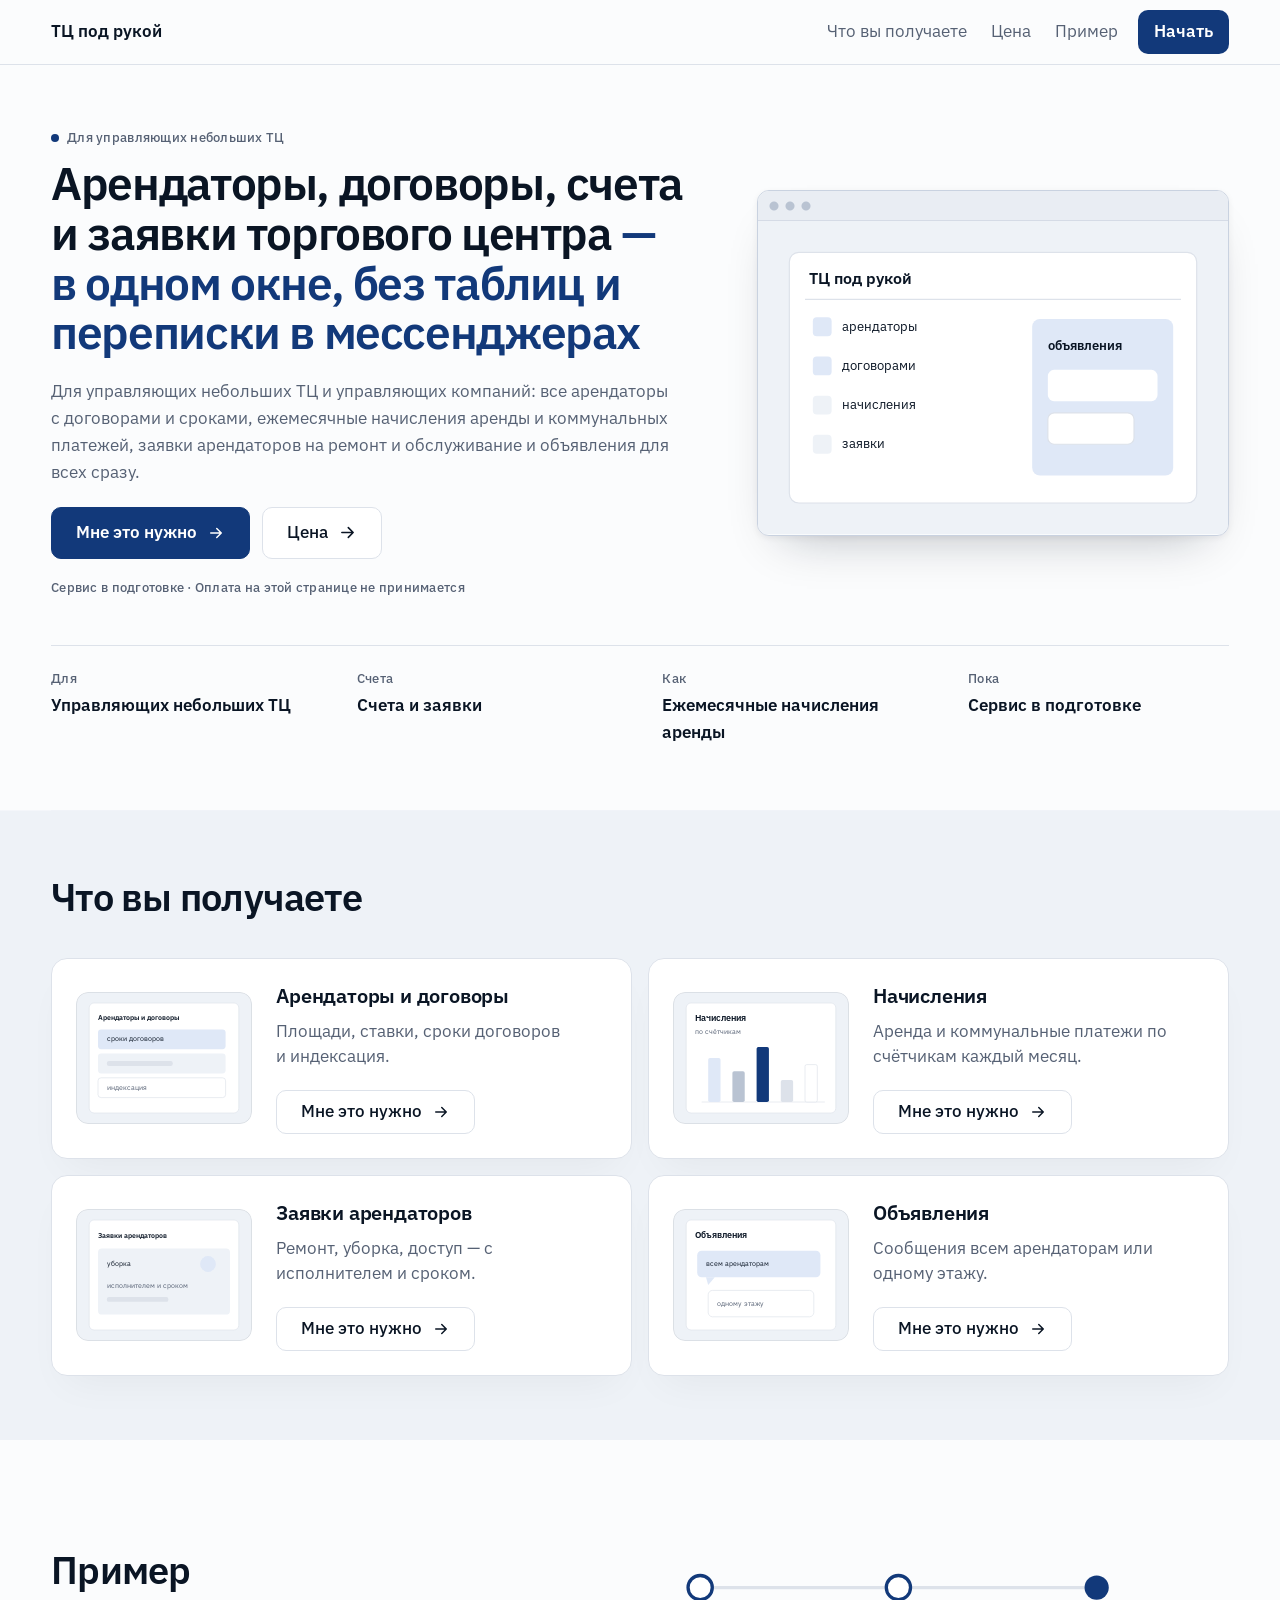
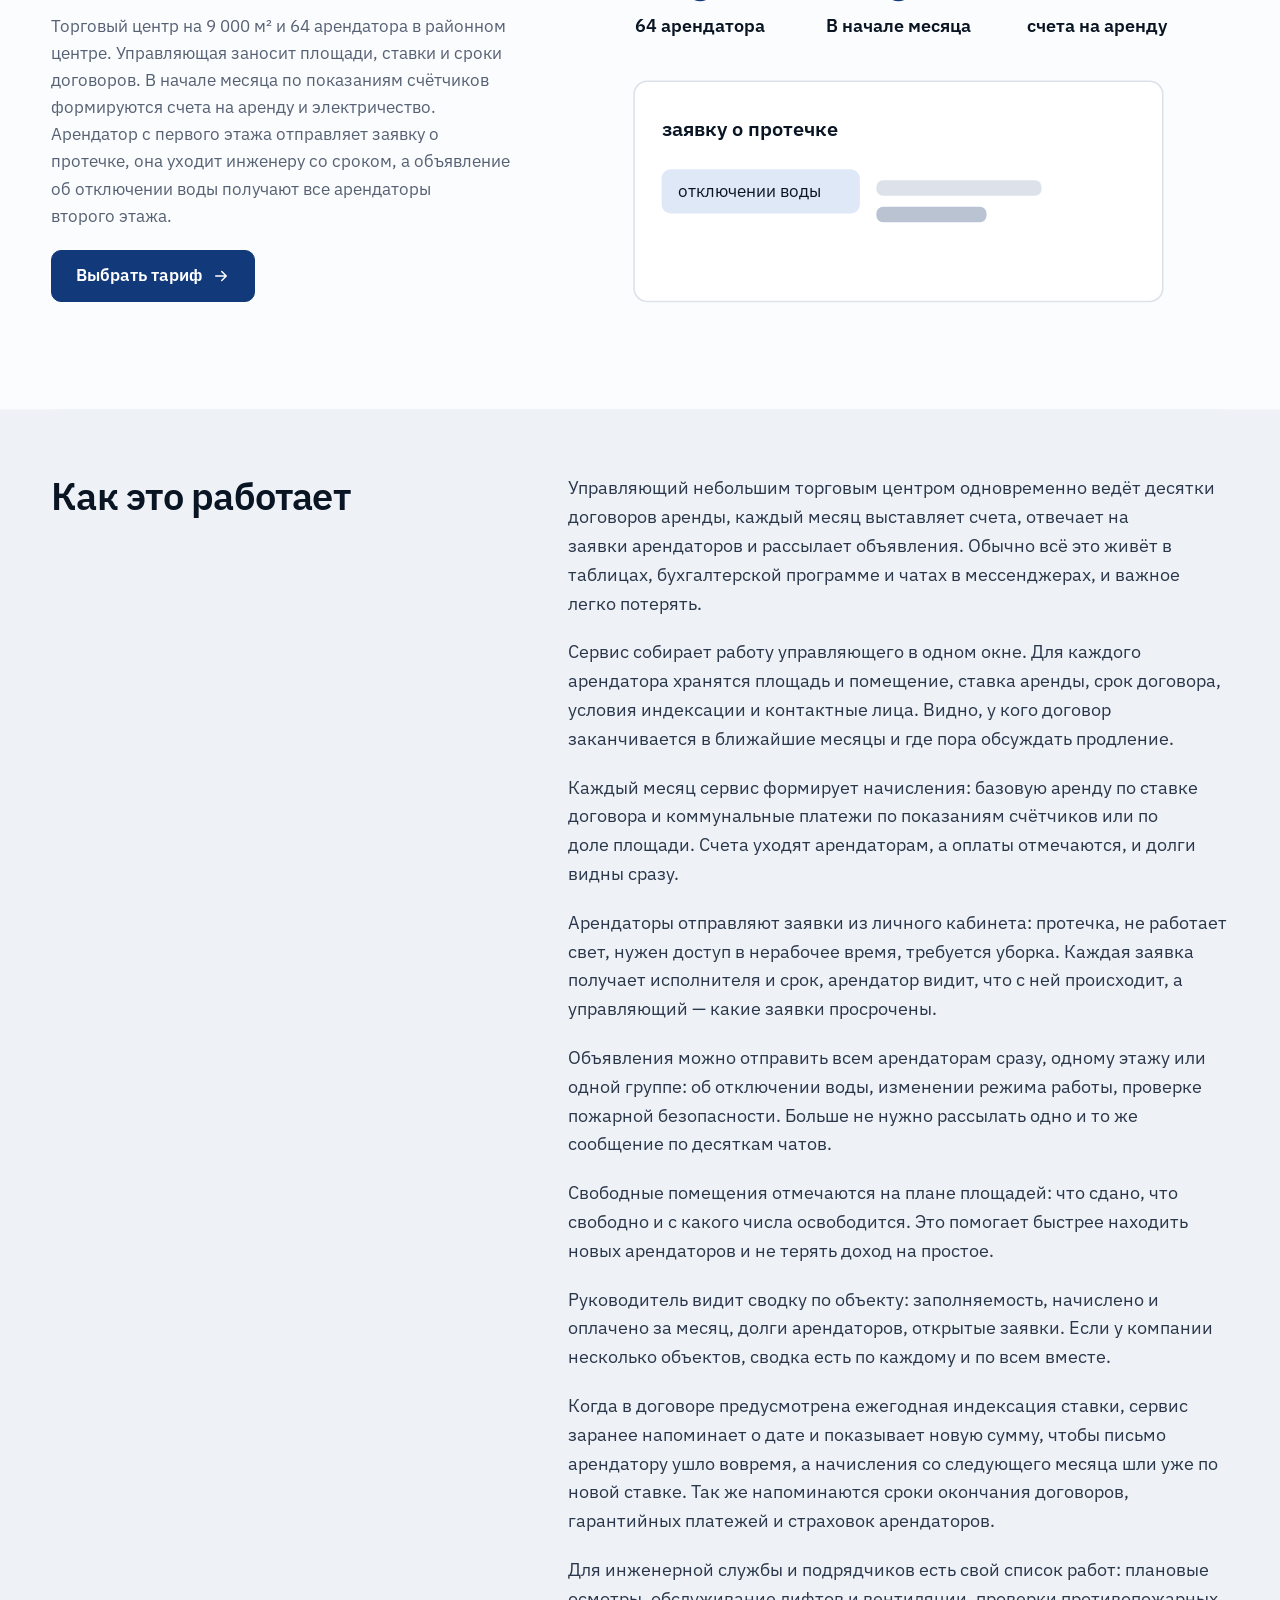
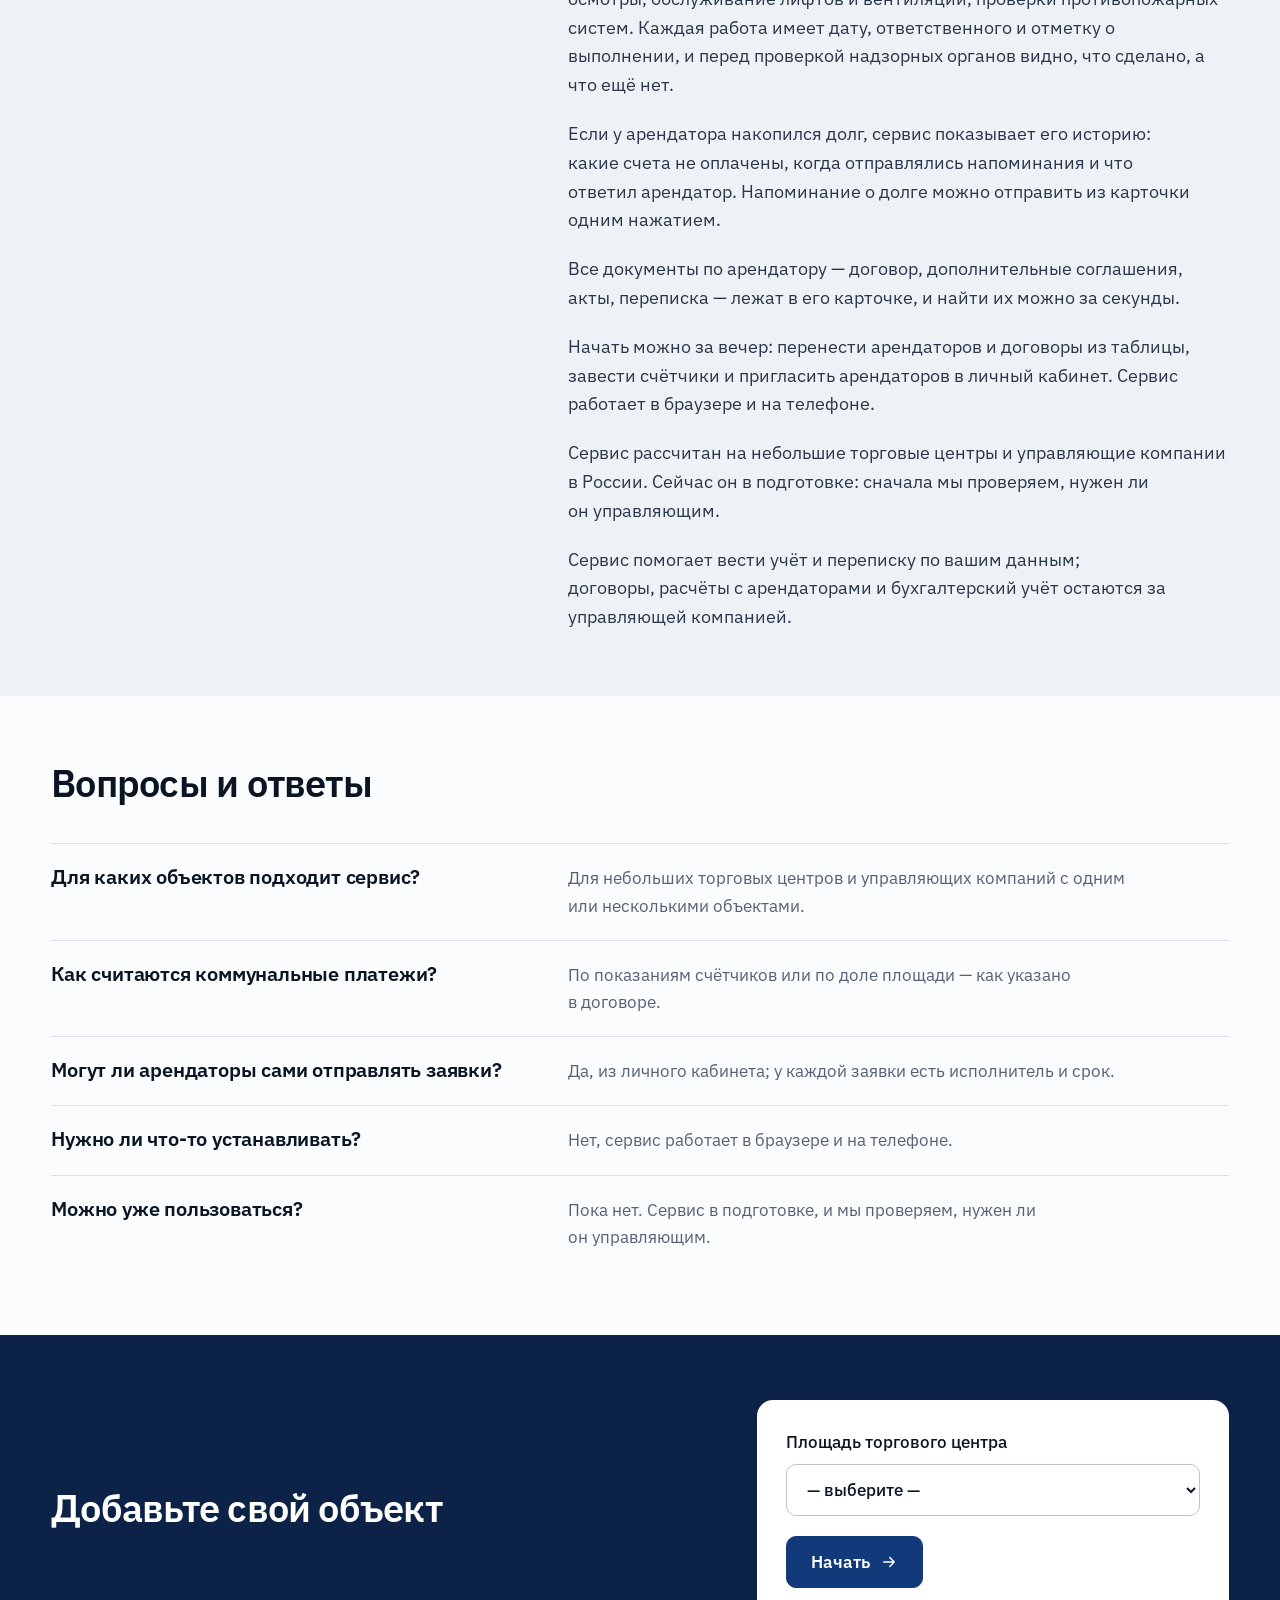
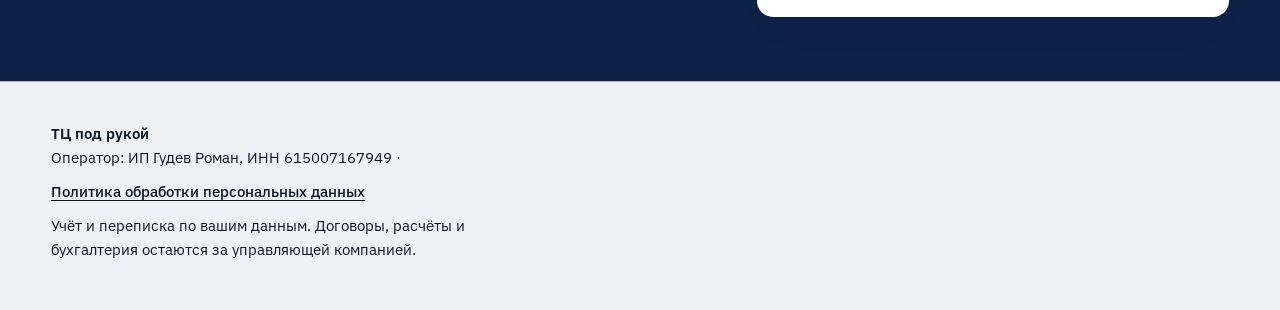
<file: index.html>
<!doctype html>
<html lang="ru">
<head>
<meta charset="utf-8">
<meta name="viewport" content="width=device-width,initial-scale=1">
<link rel="canonical" href="https://torgcentr.veridok.ru/">
<title>Управление торговым центром — аренда, счета и заявки</title>
<meta name="description" content="Для небольших торговых центров и управляющих компаний: арендаторы и договоры, начисления аренды и коммунальных платежей, заявки и объявления в одном окне.">
<link rel="icon" href="favicon.svg">
<link rel="stylesheet" href="style.css">
<link rel="preconnect" href="https://fonts.googleapis.com">
<link rel="preconnect" href="https://fonts.gstatic.com" crossorigin>
<link rel="stylesheet" href="https://fonts.googleapis.com/css2?family=IBM+Plex+Sans:wght@400;500;600&display=swap">
<link rel="stylesheet" href="variant.css">
<script src="smoke.js" defer></script>
<!-- faq-jsonld:start -->
<script type="application/ld+json">
{
 "@context": "https://schema.org",
 "@type": "FAQPage",
 "mainEntity": [
  {
   "@type": "Question",
   "name": "Для каких объектов подходит сервис?",
   "acceptedAnswer": {
    "@type": "Answer",
    "text": "Для небольших торговых центров и управляющих компаний с одним или несколькими объектами."
   }
  },
  {
   "@type": "Question",
   "name": "Как считаются коммунальные платежи?",
   "acceptedAnswer": {
    "@type": "Answer",
    "text": "По показаниям счётчиков или по доле площади — как указано в договоре."
   }
  },
  {
   "@type": "Question",
   "name": "Могут ли арендаторы сами отправлять заявки?",
   "acceptedAnswer": {
    "@type": "Answer",
    "text": "Да, из личного кабинета; у каждой заявки есть исполнитель и срок."
   }
  },
  {
   "@type": "Question",
   "name": "Нужно ли что-то устанавливать?",
   "acceptedAnswer": {
    "@type": "Answer",
    "text": "Нет, сервис работает в браузере и на телефоне."
   }
  },
  {
   "@type": "Question",
   "name": "Можно уже пользоваться?",
   "acceptedAnswer": {
    "@type": "Answer",
    "text": "Пока нет. Сервис в подготовке, и мы проверяем, нужен ли он управляющим."
   }
  }
 ]
}
</script>
<!-- faq-jsonld:end -->
</head>
<body>

<header><div class="shell">
  <a class="home" href="index.html" data-ev="click_logo_home">ТЦ под рукой</a>
  <nav><a href="#chto" data-ev="click_nav_chto">Что вы получаете</a><a href="price.html" data-ev="click_nav_cena">Цена</a><a href="#primer" data-ev="click_nav_primer">Пример</a><a href="#start" data-ev="click_nav_start">Начать</a></nav>
</div></header>

<main class="shell">
  <section class="split">
    <div class="stack">
      <p class="meta rise"><span class="dot"></span> Для управляющих небольших ТЦ</p>
      <h1 class="rise" style="--i:1" data-len="xlong">Арендаторы, договоры, счета и заявки торгового центра&nbsp;<span class="soft">— в одном окне, без таблиц и переписки в мессенджерах</span></h1>
      <p class="rise" style="--i:2">Для управляющих небольших ТЦ и управляющих компаний: все арендаторы с договорами и сроками, ежемесячные начисления аренды и коммунальных платежей, заявки арендаторов на ремонт и обслуживание и объявления для всех сразу.</p>
      <div class="actions rise" style="--i:3"><a class="button" href="price.html" data-ev="cta_click">Мне это нужно</a><a class="button quiet" href="price.html" data-ev="click_cena_hero">Цена</a></div>
      <p class="meta rise" style="--i:4">Сервис в подготовке · Оплата на этой странице не принимается</p>
    </div>
    <figure class="window rise" style="--i:2"><svg aria-hidden="true" focusable="false" class="shot" xmlns="http://www.w3.org/2000/svg" viewBox="0 0 1200 800"><rect width="1200" height="800" fill="#eef2f7" /><rect x="80" y="80" width="1040" height="640" rx="24" fill="#ffffff" stroke="#dde2ea" stroke-width="3" /><text x="130" y="160" font-size="40" font-weight="600" fill="#0a1524">ТЦ под рукой</text><line x1="120" y1="200" x2="1080" y2="200" fill="none" stroke="#dde2ea" stroke-width="3" /><rect x="140" y="246" width="48" height="48" rx="10" fill="#dfe8f7" /><text x="214" y="280" font-size="32" fill="#0a1524">арендаторы</text><rect x="140" y="346" width="48" height="48" rx="10" fill="#dfe8f7" /><text x="214" y="380" font-size="32" fill="#0a1524">договорами</text><rect x="140" y="446" width="48" height="48" rx="10" fill="#eef2f7" /><text x="214" y="480" font-size="32" fill="#0a1524">начисления</text><rect x="140" y="546" width="48" height="48" rx="10" fill="#eef2f7" /><text x="214" y="580" font-size="32" fill="#0a1524">заявки</text><rect x="700" y="250" width="360" height="400" rx="20" fill="#dfe8f7" /><text x="740" y="330" font-size="32" font-weight="600" fill="#0a1524">объявления</text><rect x="740" y="380" width="280" height="80" rx="16" fill="#ffffff" /><rect x="740" y="490" width="220" height="80" rx="16" fill="#ffffff" stroke="#dde2ea" stroke-width="3" /></svg></figure>
    <dl class="facts">
      <div><dt>Для</dt><dd>Управляющих небольших ТЦ</dd></div>
      <div><dt>Счета</dt><dd>Счета и заявки</dd></div>
      <div><dt>Как</dt><dd>Ежемесячные начисления аренды</dd></div>
      <div><dt>Пока</dt><dd>Сервис в подготовке</dd></div>
    </dl>
  </section>

  <section id="chto" data-view="features_view">
    <div class="stack"><h2>Что вы получаете</h2></div>
    <div class="bento">
      <article class="tile stack reveal">
        <div class="art"><svg aria-hidden="true" focusable="false" xmlns="http://www.w3.org/2000/svg" viewBox="0 0 800 600"><rect width="800" height="600" fill="#eef2f7" /><rect x="60" y="50" width="680" height="500" rx="22" fill="#ffffff" stroke="#dde2ea" stroke-width="3" /><text x="100" y="125" font-size="30" font-weight="600" fill="#0a1524">Арендаторы и договоры</text><rect x="100" y="170" width="580" height="90" rx="14" fill="#dfe8f7" /><text x="140" y="224" font-size="32" fill="#0a1524">сроки договоров</text><rect x="100" y="280" width="580" height="90" rx="14" fill="#eef2f7" /><rect x="140" y="314" width="300" height="22" rx="10" fill="#dde2ea" /><rect x="100" y="390" width="580" height="90" rx="14" fill="#ffffff" stroke="#dde2ea" stroke-width="3" /><text x="140" y="444" font-size="32" fill="#566174">индексация</text></svg></div>
        <h3>Арендаторы и договоры</h3><p>Площади, ставки, сроки договоров и индексация.</p>
        <a class="button quiet" href="price.html" data-ev="feature_arendatory">Мне это нужно</a>
      </article>
      <article class="tile stack reveal">
        <div class="art"><svg aria-hidden="true" focusable="false" xmlns="http://www.w3.org/2000/svg" viewBox="0 0 800 600"><rect width="800" height="600" fill="#eef2f7" /><rect x="60" y="50" width="680" height="500" rx="22" fill="#ffffff" stroke="#dde2ea" stroke-width="3" /><text x="100" y="130" font-size="40" font-weight="600" fill="#0a1524">Начисления</text><text x="100" y="190" font-size="30" fill="#566174">по счётчикам</text><line x1="130" y1="500" x2="690" y2="500" fill="none" stroke="#dde2ea" stroke-width="3" /><rect x="160" y="300" width="56" height="200" rx="8" fill="#dfe8f7" /><rect x="270" y="360" width="56" height="140" rx="8" fill="#b9c3d2" /><rect x="380" y="250" width="56" height="250" rx="8" fill="#12397a" /><rect x="490" y="400" width="56" height="100" rx="8" fill="#dde2ea" /><rect x="600" y="330" width="56" height="170" rx="8" fill="#ffffff" stroke="#dde2ea" stroke-width="3" /></svg></div>
        <h3>Начисления</h3><p>Аренда и коммунальные платежи по счётчикам каждый месяц.</p>
        <a class="button quiet" href="price.html" data-ev="feature_nachisleniya">Мне это нужно</a>
      </article>
      <article class="tile stack reveal">
        <div class="art"><svg aria-hidden="true" focusable="false" xmlns="http://www.w3.org/2000/svg" viewBox="0 0 800 600"><rect width="800" height="600" fill="#eef2f7" /><rect x="60" y="50" width="680" height="500" rx="22" fill="#ffffff" stroke="#dde2ea" stroke-width="3" /><text x="100" y="130" font-size="32" font-weight="600" fill="#0a1524">Заявки арендаторов</text><rect x="100" y="180" width="600" height="300" rx="18" fill="#eef2f7" /><text x="140" y="260" font-size="32" fill="#0a1524">уборка</text><circle cx="600" cy="250" r="36" fill="#dfe8f7" /><text x="140" y="360" font-size="30" fill="#566174">исполнителем и сроком</text><rect x="140" y="400" width="280" height="22" rx="10" fill="#dde2ea" /></svg></div>
        <h3>Заявки арендаторов</h3><p>Ремонт, уборка, доступ — с исполнителем и сроком.</p>
        <a class="button quiet" href="price.html" data-ev="feature_zayavki">Мне это нужно</a>
      </article>
      <article class="tile stack reveal">
        <div class="art"><svg aria-hidden="true" focusable="false" xmlns="http://www.w3.org/2000/svg" viewBox="0 0 800 600"><rect width="800" height="600" fill="#eef2f7" /><rect x="60" y="50" width="680" height="500" rx="22" fill="#ffffff" stroke="#dde2ea" stroke-width="3" /><text x="100" y="130" font-size="40" font-weight="600" fill="#0a1524">Объявления</text><rect x="110" y="190" width="560" height="120" rx="20" fill="#dfe8f7" /><text x="150" y="260" font-size="32" fill="#0a1524">всем арендаторам</text><polygon points="150,310 190,310 160,345" fill="#dfe8f7" /><rect x="160" y="370" width="480" height="120" rx="20" fill="#ffffff" stroke="#dde2ea" stroke-width="3" /><text x="200" y="440" font-size="32" fill="#566174">одному этажу</text></svg></div>
        <h3>Объявления</h3><p>Сообщения всем арендаторам или одному этажу.</p>
        <a class="button quiet" href="price.html" data-ev="feature_obyavleniya">Мне это нужно</a>
      </article>
    </div>
  </section>

  <section id="primer" data-view="example_view" class="split flip">
    <div class="stack">
      <h2>Пример</h2>
      <p>Торговый центр на 9 000 м² и 64 арендатора в районном центре. Управляющая заносит площади, ставки и сроки договоров. В начале месяца по показаниям счётчиков формируются счета на аренду и электричество. Арендатор с первого этажа отправляет заявку о протечке, она уходит инженеру со сроком, а объявление об отключении воды получают все арендаторы второго этажа.</p>
    <a class="button" href="price.html" data-ev="click_cta_after_example">Выбрать тариф</a>
    </div>
<svg aria-hidden="true" focusable="false" class="shot reveal" xmlns="http://www.w3.org/2000/svg" viewBox="0 0 1200 800"><rect width="1200" height="800" fill="#eef2f7" /><line x1="240" y1="150" x2="960" y2="150" fill="none" stroke="#dde2ea" stroke-width="6" /><circle cx="240" cy="150" r="22" fill="#ffffff" stroke="#12397a" stroke-width="6" /><circle cx="600" cy="150" r="22" fill="#ffffff" stroke="#12397a" stroke-width="6" /><circle cx="960" cy="150" r="22" fill="#12397a" /><text x="240" y="230" font-size="32" font-weight="600" fill="#0a1524" text-anchor="middle">64 арендатора</text><text x="600" y="230" font-size="32" font-weight="600" fill="#0a1524" text-anchor="middle">В начале месяца</text><text x="960" y="230" font-size="32" font-weight="600" fill="#0a1524" text-anchor="middle">счета на аренду</text><rect x="120" y="320" width="960" height="400" rx="24" fill="#ffffff" stroke="#dde2ea" stroke-width="3" /><text x="170" y="420" font-size="36" font-weight="600" fill="#0a1524">заявку о протечке</text><rect x="170" y="480" width="360" height="80" rx="16" fill="#dfe8f7" /><text x="200" y="530" font-size="30" fill="#0a1524">отключении воды</text><rect x="560" y="500" width="300" height="28" rx="12" fill="#dde2ea" /><rect x="560" y="548" width="200" height="28" rx="12" fill="#b9c3d2" /></svg>
  </section>
<!-- seo-tekst:start -->
  <section id="opis" class="split flip">
    <div class="stack"><h2>Как это работает</h2></div>
    <div class="stack">
      <p>Управляющий небольшим торговым центром одновременно ведёт десятки договоров аренды, каждый месяц выставляет счета, отвечает на заявки арендаторов и рассылает объявления. Обычно всё это живёт в таблицах, бухгалтерской программе и чатах в мессенджерах, и важное легко потерять.</p>
    <p>Сервис собирает работу управляющего в одном окне. Для каждого арендатора хранятся площадь и помещение, ставка аренды, срок договора, условия индексации и контактные лица. Видно, у кого договор заканчивается в ближайшие месяцы и где пора обсуждать продление.</p>
    <p>Каждый месяц сервис формирует начисления: базовую аренду по ставке договора и коммунальные платежи по показаниям счётчиков или по доле площади. Счета уходят арендаторам, а оплаты отмечаются, и долги видны сразу.</p>
    <p>Арендаторы отправляют заявки из личного кабинета: протечка, не работает свет, нужен доступ в нерабочее время, требуется уборка. Каждая заявка получает исполнителя и срок, арендатор видит, что с ней происходит, а управляющий — какие заявки просрочены.</p>
    <p>Объявления можно отправить всем арендаторам сразу, одному этажу или одной группе: об отключении воды, изменении режима работы, проверке пожарной безопасности. Больше не нужно рассылать одно и то же сообщение по десяткам чатов.</p>
    <p>Свободные помещения отмечаются на плане площадей: что сдано, что свободно и с какого числа освободится. Это помогает быстрее находить новых арендаторов и не терять доход на простое.</p>
    <p>Руководитель видит сводку по объекту: заполняемость, начислено и оплачено за месяц, долги арендаторов, открытые заявки. Если у компании несколько объектов, сводка есть по каждому и по всем вместе.</p>
    <p>Когда в договоре предусмотрена ежегодная индексация ставки, сервис заранее напоминает о дате и показывает новую сумму, чтобы письмо арендатору ушло вовремя, а начисления со следующего месяца шли уже по новой ставке. Так же напоминаются сроки окончания договоров, гарантийных платежей и страховок арендаторов.</p>
    <p>Для инженерной службы и подрядчиков есть свой список работ: плановые осмотры, обслуживание лифтов и вентиляции, проверки противопожарных систем. Каждая работа имеет дату, ответственного и отметку о выполнении, и перед проверкой надзорных органов видно, что сделано, а что ещё нет.</p>
    <p>Если у арендатора накопился долг, сервис показывает его историю: какие счета не оплачены, когда отправлялись напоминания и что ответил арендатор. Напоминание о долге можно отправить из карточки одним нажатием.</p>
    <p>Все документы по арендатору — договор, дополнительные соглашения, акты, переписка — лежат в его карточке, и найти их можно за секунды.</p>
    <p>Начать можно за вечер: перенести арендаторов и договоры из таблицы, завести счётчики и пригласить арендаторов в личный кабинет. Сервис работает в браузере и на телефоне.</p>
    <p>Сервис рассчитан на небольшие торговые центры и управляющие компании в России. Сейчас он в подготовке: сначала мы проверяем, нужен ли он управляющим.</p>
    <p>Сервис помогает вести учёт и переписку по вашим данным; договоры, расчёты с арендаторами и бухгалтерский учёт остаются за управляющей компанией.</p>
    </div>
  </section>
  <section id="faq">
    <div class="stack"><h2>Вопросы и ответы</h2></div>
    <div class="rows">
      <div class="split flip"><h3>Для каких объектов подходит сервис?</h3><p>Для небольших торговых центров и управляющих компаний с одним или несколькими объектами.</p></div>
      <div class="split flip"><h3>Как считаются коммунальные платежи?</h3><p>По показаниям счётчиков или по доле площади — как указано в договоре.</p></div>
      <div class="split flip"><h3>Могут ли арендаторы сами отправлять заявки?</h3><p>Да, из личного кабинета; у каждой заявки есть исполнитель и срок.</p></div>
      <div class="split flip"><h3>Нужно ли что-то устанавливать?</h3><p>Нет, сервис работает в браузере и на телефоне.</p></div>
      <div class="split flip"><h3>Можно уже пользоваться?</h3><p>Пока нет. Сервис в подготовке, и мы проверяем, нужен ли он управляющим.</p></div>
    </div>
  </section>
<!-- seo-tekst:end -->
  <section id="start" data-view="start_view" class="split">
    <div class="stack">
      <h2>Добавьте свой объект</h2>
    </div>
    <div class="tile stack">
      <label>Площадь торгового центра<select data-ev-focus="form_start"><option value="">— выберите —</option><option>До 5 000 м²</option><option>5 000–15 000 м²</option><option>15 000–30 000 м²</option><option>Больше 30 000 м²</option></select></label>
      <a class="button" href="price.html" data-ev="form_submit_click">Начать</a>
    </div>
  </section>
</main>

<footer><div class="shell">
  <p><b>ТЦ под рукой</b></p>
  <p>Оператор: ИП Гудев Роман, ИНН 615007167949 &middot; <a href="privacy.html" data-ev="click_legal_privacy">Политика обработки персональных данных</a></p>
  <p>Учёт и переписка по вашим данным. Договоры, расчёты и бухгалтерия остаются за управляющей компанией.</p>
</div></footer>

</body>
</html>
</file>
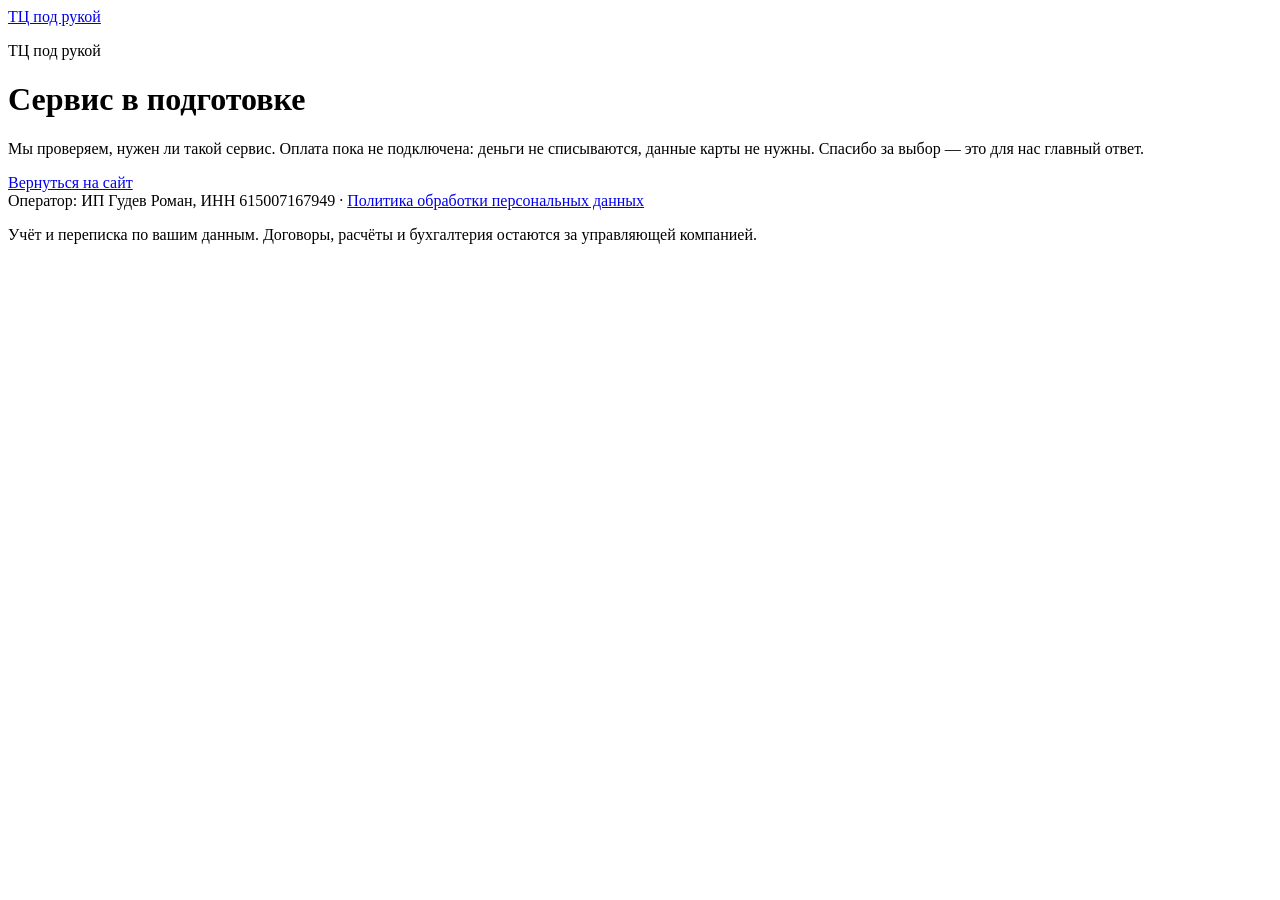
<file: pay.html>
<!doctype html>
<html lang="ru">
<head>
<meta charset="utf-8">
<meta name="viewport" content="width=device-width,initial-scale=1">
<link rel="canonical" href="https://torgcentr.veridok.ru/pay.html">
<title>ТЦ под рукой — оплата пока не подключена</title>
<meta name="robots" content="noindex,nofollow">
<link rel="icon" href="favicon.svg">
<link rel="stylesheet" href="style.css">
<script src="smoke.js" defer></script>
</head>
<body data-page="pay">
<header class="site"><div class="wrap bar">
  <a class="brand" href="index.html" data-ev="click_logo_home"><span class="mark"></span>ТЦ под рукой</a>
</div></header>
<main class="page"><div class="wrap narrow center">
  <p class="eyebrow">ТЦ под рукой</p>
  <h1>Сервис в подготовке</h1>
  <p class="lead">Мы проверяем, нужен ли такой сервис. Оплата пока не подключена: деньги не списываются, данные карты не нужны. Спасибо за выбор — это для нас главный ответ.</p>
  <p class="note" data-show="plan" hidden>Выбранный тариф записан обезличенно, без ваших данных.</p>
  <p class="note" data-show="feature" hidden>Выбранная функция записана обезличенно, без ваших данных.</p>
  <p class="note" data-show="intent" hidden>Запрос записан обезличенно, без ваших данных и документов.</p>
  <div class="actions"><a class="btn primary" href="index.html" data-ev="click_back">Вернуться на сайт</a></div>
  <p class="note" data-show="sent" hidden>Спасибо — напишем один раз, когда сервис заработает.</p>
  <div id="email-box" class="card" style="margin:44px auto 0;max-width:560px;text-align:left"><h2>Сообщить о запуске</h2><p>Если хотите, оставьте почту — пришлём одно письмо, когда сервис заработает. Поле необязательное.</p><div data-form-slot></div><p class="note" style="margin:6px 0 0"><a href="privacy.html" data-ev="click_legal_privacy">Политика обработки персональных данных</a></p></div>
</div></main>
<footer class="site-foot"><div class="wrap">
  <p style="margin:0">Оператор: ИП Гудев Роман, ИНН 615007167949 &middot; <a href="privacy.html" data-ev="click_legal_privacy">Политика обработки персональных данных</a></p>
  <p class="muted">Учёт и переписка по вашим данным. Договоры, расчёты и бухгалтерия остаются за управляющей компанией.</p>
</div></footer>
</body>
</html>
</file>
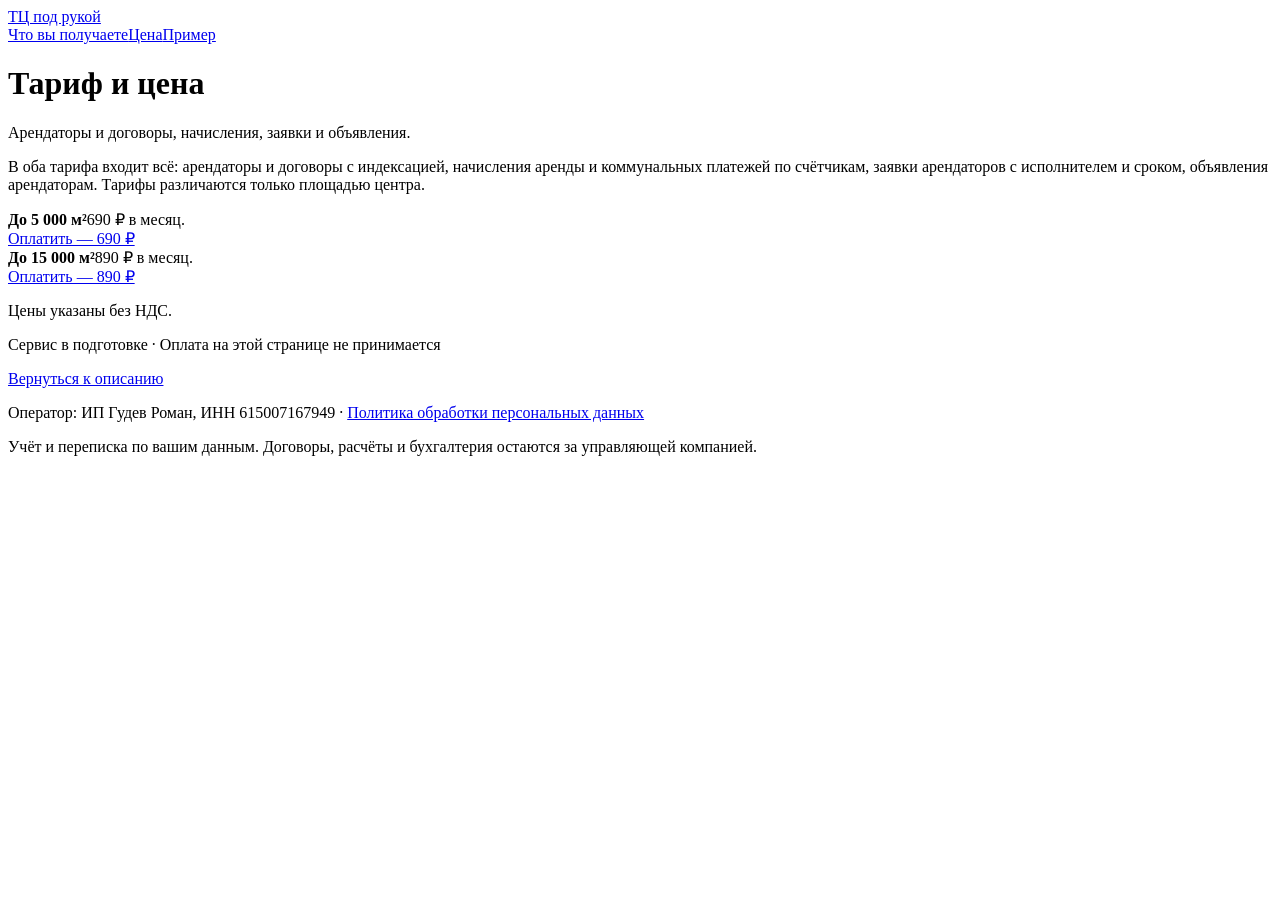
<file: price.html>
<!doctype html>
<html lang="ru">
<head>
<meta charset="utf-8">
<meta name="viewport" content="width=device-width,initial-scale=1">
<link rel="canonical" href="https://torgcentr.veridok.ru/price.html">
<title>Цена — сервис управления торговым центром</title>
<meta name="description" content="Месячная цена сервиса для управляющих торговыми центрами: арендаторы, начисления, заявки и объявления.">
<link rel="icon" href="favicon.svg">
<link rel="stylesheet" href="style.css">
<script src="smoke.js" defer></script>
<script>
  /* Открыт экран цен — price_view через smoke.js (window.smokeTrack). */
  document.addEventListener("DOMContentLoaded", function () { if (window.smokeTrack) window.smokeTrack("price_view"); });
</script>
</head>
<body data-page="price">

<header><div class="wrap">
  <div class="logo"><a href="index.html" data-ev="click_logo_home">ТЦ под рукой</a></div>
  <nav class="top"><a href="index.html#chto" data-ev="click_nav_chto">Что вы получаете</a><a href="price.html" data-ev="click_nav_cena">Цена</a><a href="index.html#primer" data-ev="click_nav_primer">Пример</a></nav>
</div></header>

<div class="wrap">
  <div class="hero">
    <h1>Тариф и цена</h1>
    <p class="sub">Арендаторы и договоры, начисления, заявки и объявления.</p>
  </div>

  <section id="cena">
    <p class="note vhodit">В оба тарифа входит всё: арендаторы и договоры с индексацией, начисления аренды и коммунальных платежей по счётчикам, заявки арендаторов с исполнителем и сроком, объявления арендаторам. Тарифы различаются только площадью центра.</p>
    <div class="grid">
      <div class="card"><b>До 5 000 м²</b><span>690 ₽ в месяц.</span><br><a class="btn" href="pay.html?plan=malyj" data-ev="payment_click click_pay_malyj">Оплатить — 690 ₽</a></div>
      <div class="card"><b>До 15 000 м²</b><span>890 ₽ в месяц.</span><br><a class="btn" href="pay.html?plan=srednij" data-ev="payment_click click_pay_srednij">Оплатить — 890 ₽</a></div>
    </div>
    <p class="note nalog">Цены указаны без НДС.</p>
    <p class="cta-note">Сервис в подготовке · Оплата на этой странице не принимается</p>
    <div class="actions"><a class="btn" href="index.html" data-ev="click_back">Вернуться к описанию</a></div>
  </section>
</div>

<footer><div class="wrap">
  <p>Оператор: ИП Гудев Роман, ИНН 615007167949 &middot; <a href="privacy.html" data-ev="click_legal_privacy">Политика обработки персональных данных</a></p>
  <p class="muted">Учёт и переписка по вашим данным. Договоры, расчёты и бухгалтерия остаются за управляющей компанией.</p>
</div></footer>

</body>
</html>
</file>
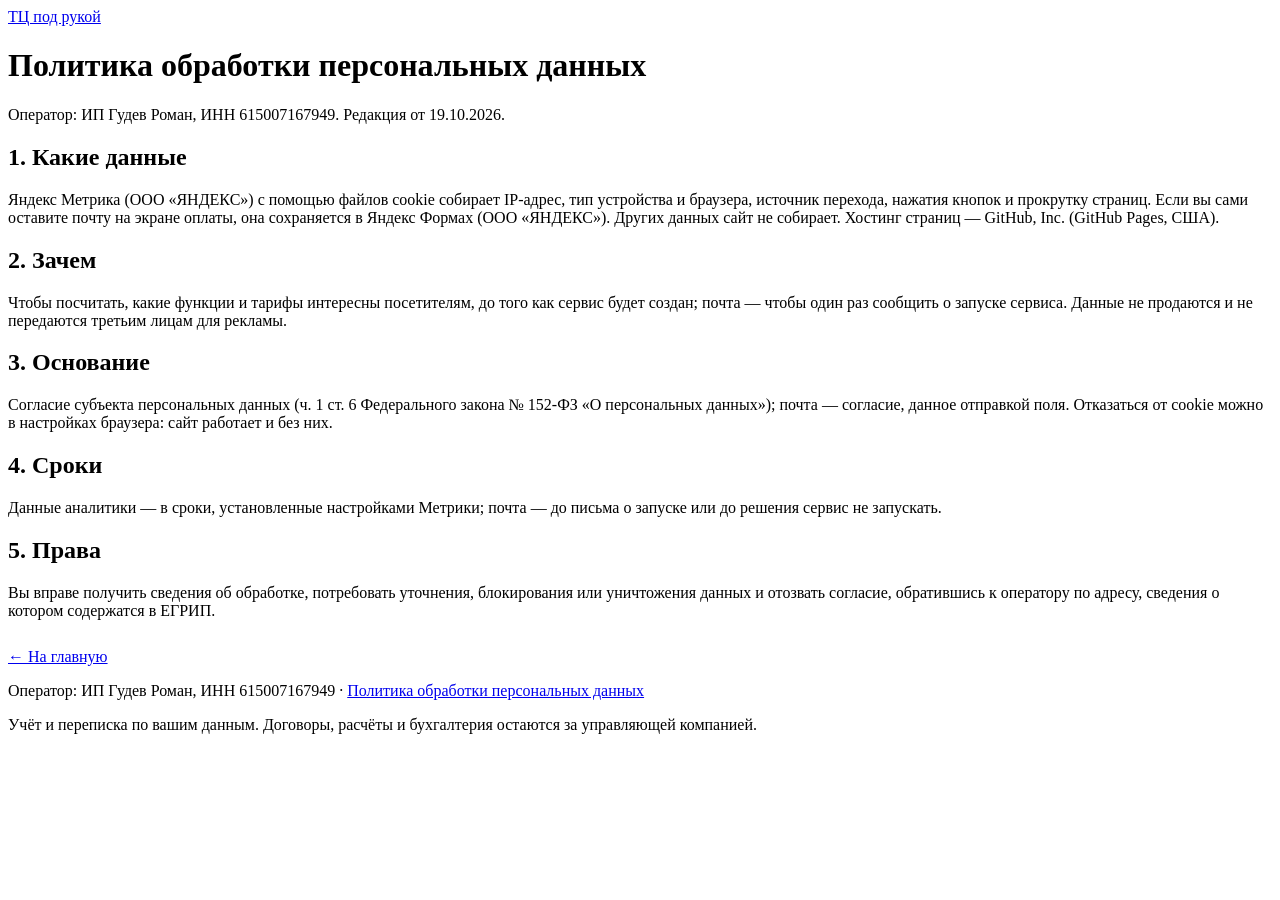
<file: privacy.html>
<!doctype html>
<html lang="ru">
<head>
<meta charset="utf-8">
<meta name="viewport" content="width=device-width,initial-scale=1">
<link rel="canonical" href="https://torgcentr.veridok.ru/privacy.html">
<title>ТЦ под рукой — Политика обработки персональных данных</title>
<meta name="description" content="ТЦ под рукой: какие данные собирает сайт, зачем, куда они передаются, сколько хранятся и ваши права.">
<link rel="icon" href="favicon.svg">
<link rel="stylesheet" href="style.css">
<script src="smoke.js" defer></script>
</head>
<body>
<header class="site"><div class="wrap bar">
  <a class="brand" href="index.html" data-ev="click_logo_home"><span class="mark"></span>ТЦ под рукой</a>
</div></header>
<main class="page"><div class="wrap narrow doc">
  <h1>Политика обработки персональных данных</h1>
  <p class="lead">Оператор: ИП Гудев Роман, ИНН 615007167949. Редакция от 19.10.2026.</p>
  <h2>1. Какие данные</h2>
  <p>Яндекс Метрика (ООО «ЯНДЕКС») с помощью файлов cookie собирает IP-адрес, тип устройства и браузера, источник перехода, нажатия кнопок и прокрутку страниц. Если вы сами оставите почту на экране оплаты, она сохраняется в Яндекс Формах (ООО «ЯНДЕКС»). Других данных сайт не собирает. Хостинг страниц — GitHub, Inc. (GitHub Pages, США).</p>
  <h2>2. Зачем</h2>
  <p>Чтобы посчитать, какие функции и тарифы интересны посетителям, до того как сервис будет создан; почта — чтобы один раз сообщить о запуске сервиса. Данные не продаются и не передаются третьим лицам для рекламы.</p>
  <h2>3. Основание</h2>
  <p>Согласие субъекта персональных данных (ч. 1 ст. 6 Федерального закона № 152-ФЗ «О персональных данных»); почта — согласие, данное отправкой поля. Отказаться от cookie можно в настройках браузера: сайт работает и без них.</p>
  <h2>4. Сроки</h2>
  <p>Данные аналитики — в сроки, установленные настройками Метрики; почта — до письма о запуске или до решения сервис не запускать.</p>
  <h2>5. Права</h2>
  <p>Вы вправе получить сведения об обработке, потребовать уточнения, блокирования или уничтожения данных и отозвать согласие, обратившись к оператору по адресу, сведения о котором содержатся в ЕГРИП.</p>
  <p style="margin-top:28px"><a href="index.html" data-ev="click_legal_back">&larr; На главную</a></p>
</div></main>
<footer class="site-foot"><div class="wrap">
  <p style="margin:0">Оператор: ИП Гудев Роман, ИНН 615007167949 &middot; <a href="privacy.html" data-ev="click_legal_privacy">Политика обработки персональных данных</a></p>
  <p class="muted">Учёт и переписка по вашим данным. Договоры, расчёты и бухгалтерия остаются за управляющей компанией.</p>
</div></footer>
</body>
</html>
</file>
<file: style.css>
/* Общая база смоков (СМ-23): стиль — один на все смоки, правит «Смоки» в super-romeo/smoki-base. */
@import url("https://super-romeo.github.io/smoki-base/v1/style.css");
</file>
<file: variant.css>
/* Final sample v14 — one layer (СМ-45): tokens in :root, then general rules.
   Owner's ten choices: layout 17 · IBM Plex Sans · navy palette · background 06 (grey bands, dark form band) ·
   shape 02 (medium radius) · cards 05 (2×2, picture on the side) · hero 07 (picture in a window frame) ·
   density 02 (compact) · header 07 (button in header, light-grey footer) · motion 04 (load cascade only).
   Four commands on top: polish (whole) · emil-design-eng (interaction layer, no image placeholder colour) ·
   mobile-native (safe areas, footer press) · typeset (measure, leading and tracking per role, fallback face). */

/* fallback with Plex metrics: the swap from Segoe UI / Arial does not reflow lines */
@font-face { font-family: "Plex Fallback"; src: local("Segoe UI"), local("Arial"); size-adjust: 101.7%; ascent-override: 100.8%; descent-override: 27%; line-gap-override: 0%; }

:root {
  /* colour — one blue accent; white text on it passes AA */
  --canvas: #fbfcfd;
  --surface: #ffffff;
  --ink: #0a1524;
  --steel: #566174;
  --line: #dde2ea;
  --line-strong: #b9c3d2;
  --accent: #12397a;
  --accent-hover: #0d2247;              /* the dark band colour, no new hue */
  --accent-wash: #dfe8f7;
  --focus: #2f6fd6;
  --band-grey: #eef2f7;
  --band-dark: #0d2247;
  --shadow: 0 20px 40px -15px rgba(0, 0, 0, .05);
  /* type — one family; the larger the type, the tighter tracking and leading */
  --font-sans: "IBM Plex Sans", "Plex Fallback", "Segoe UI", system-ui, sans-serif;
  --text-display: clamp(2.25rem, 5vw, 3.75rem);
  --text-h2: clamp(1.75rem, 3vw, 2.5rem);
  --text-h3: 1.25rem;
  --text-body: 1.0625rem;
  --text-meta: .8125rem;
  --tracking-display: -.03em;
  --tracking: -.02em;
  --tracking-h3: -.01em;
  --leading-display: 1.08;
  --leading-tight: 1.15;
  --leading-h3: 1.3;
  --leading-body: 1.6;                  /* 1.55 on phones */
  --leading-snug: 1.5;                  /* short measure in cards */
  --measure: 56ch;                      /* about 70 characters of Plex per line */
  --measure-lead: 41.5rem;               /* hero lead keeps two lines at 1280; rem, because ch on an animated element can resolve against the fallback face */
  /* space, shape */
  --max: 1400px;
  --gutter: clamp(1rem, 4vw, 4rem);
  --section: 4rem;                      /* 3rem on phones */
  --gap: clamp(1.5rem, 3.5vw, 3.5rem);
  --head-gap: clamp(1.75rem, 3vw, 2.5rem);
  --pad-card: 1.75rem;                  /* 1.5rem on phones */
  --radius-card: 1rem;
  --radius-inner: .75rem;
  --radius-control: .625rem;            /* fields, buttons, header links */
  --header-h: 65px;                     /* sticky header with its border; 57px on phones */
  /* motion — UI feedback under 300ms */
  --ease-out: cubic-bezier(.23, 1, .32, 1);
  --dur: .15s;                          /* hover, colour */
  --dur-press: .16s;
  --dur-rise: .5s;                      /* first-screen cascade item */
  --stagger: 60ms;
  --press: .97;
  --arrow: url("data:image/svg+xml,%3Csvg xmlns='http://www.w3.org/2000/svg' viewBox='0 0 24 24' fill='none' stroke='%23000' stroke-width='2' stroke-linecap='round' stroke-linejoin='round'%3E%3Cpath d='M5 12h14M13 6l6 6-6 6'/%3E%3C/svg%3E");
}
@media (max-width: 767px) {
  :root { --section: 3rem; --gap: max(2rem, 5vw); --pad-card: 1.5rem; --leading-body: 1.55; --header-h: 57px; }
}

/* base */
*, *::before, *::after { box-sizing: border-box; }
html { scroll-behavior: smooth; scroll-padding-top: var(--header-h); -webkit-text-size-adjust: 100%; text-size-adjust: 100%; }
body { margin: 0; background: var(--canvas); color: var(--ink); font: 400 var(--text-body)/var(--leading-body) var(--font-sans); -webkit-font-smoothing: antialiased; -moz-osx-font-smoothing: grayscale; text-rendering: optimizeLegibility; font-synthesis: none; }
h1, h2, h3 { margin: 0; color: var(--ink); font-weight: 600; letter-spacing: var(--tracking); line-height: var(--leading-tight); text-wrap: balance; }
h1 { font-size: var(--text-display); letter-spacing: var(--tracking-display); line-height: var(--leading-display); }
/* long headlines (German, Polish, Russian…): the page sets data-len on h1 — long: over 70 characters, xlong: over 100 */
h1[data-len="long"] { --text-display: clamp(2.125rem, 4vw, 3.125rem); }
h1[data-len="xlong"] { --text-display: clamp(2rem, 3.6vw, 2.875rem); }
h3, dd { hyphens: auto; hyphenate-limit-chars: 12 4 4; }   /* long words in narrow cards and facts; the headline is not hyphenated */
h2 { font-size: var(--text-h2); }
h3 { font-size: var(--text-h3); letter-spacing: var(--tracking-h3); line-height: var(--leading-h3); }
p { margin: 0; color: var(--steel); max-width: var(--measure); }
h1 + p { max-width: var(--measure-lead); }
p, dd { text-wrap: pretty; }
h1, h2, h3, p, dd { overflow-wrap: anywhere; }   /* anywhere, not break-word: it also shrinks the column's minimum width */
.tile p { hyphens: auto; }
b { font-weight: 600; color: var(--ink); }
a { color: inherit; text-decoration-thickness: from-font; text-underline-offset: .2em; }
img { max-width: 100%; -webkit-user-drag: none; }
::selection { background: var(--accent-wash); color: var(--ink); }
:focus-visible, select:focus { outline: 2px solid var(--focus); outline-offset: 3px; }
select:focus:not(:focus-visible) { outline: 0; }

/* layout */
.shell { max-width: var(--max); margin: 0 auto; padding: 0 max(var(--gutter), env(safe-area-inset-right, 0px)) 0 max(var(--gutter), env(safe-area-inset-left, 0px)); }
section { padding: var(--section) 0; border-top: 1px solid transparent; }   /* 1px seam between blocks */
main > section:first-child { border-top: 0; }
main > section:not(.split) > * + * { margin-top: var(--head-gap); }
.split { display: grid; grid-template-columns: var(--cols, minmax(0, 7fr) minmax(0, 5fr)); gap: 1.5rem var(--gap); }
.flip { --cols: minmax(0, 5fr) minmax(0, 7fr); }
.split:has(> .stack + p) { --cols: minmax(0, 1fr); row-gap: .625rem; }   /* a bare sub-line sits under its heading */
section.split > .stack:first-child { align-self: center; }                 /* the shorter side centres against the taller */
.stack { display: grid; gap: 1.25rem; align-content: start; justify-items: start; }
.split > *, .stack > *, .bento > * { min-width: 0; }   /* a long word must wrap inside its column, not widen it (rollout: German pages) */
.stack > .meta + :is(h1, h2) { margin-top: -.5rem; }                       /* eyebrow belongs to its heading */
.stack > h3 + p { margin-top: -.625rem; }                                  /* card title belongs to its text */
.actions { display: flex; flex-wrap: wrap; gap: .75rem; width: 100%; }   /* several buttons in the first screen: one row, the first is the main one */
.bento { display: grid; grid-template-columns: repeat(2, minmax(0, 1fr)); gap: 1rem; }

/* block backgrounds: grey bands, one dark form band (full-bleed) */
main > section:has(> .bento), #opis { --band: var(--band-grey); }   /* cards block by structure: every page has its own id */
#start { --band: var(--band-dark); --ink: #ffffff; --steel: #c3cee2; --accent-wash: rgba(255, 255, 255, .12); --focus: #9dbcf5; color: var(--ink); }
main > section:has(> .bento), #opis, #start { background: var(--band); box-shadow: 0 0 0 100vmax var(--band); clip-path: inset(0 -100vmax); }
#start .tile { --ink: #0a1524; --steel: #566174; --accent-wash: #dfe8f7; --focus: #2f6fd6; color: var(--ink); border-color: transparent; }
#start .tile select { border-color: var(--line-strong); }

/* long text: heading on the left, one column of text on the right, darker and larger than card text */
#opis > .stack:first-child { align-self: start; }
#opis > .stack + .stack > p { color: #2a3649; font-size: 1.125rem; max-width: 62ch; }

/* header, footer */
header { position: sticky; top: 0; z-index: 10; background: rgba(251, 252, 253, .86); -webkit-backdrop-filter: blur(12px); backdrop-filter: blur(12px); border-bottom: 1px solid var(--line); }
header .shell { display: flex; flex-wrap: wrap; align-items: center; justify-content: space-between; min-height: 64px; }
header nav { display: flex; flex-wrap: wrap; }
header a { display: inline-flex; align-items: center; min-height: 44px; padding: 0 .75rem; border-radius: var(--radius-control); color: var(--steel); text-decoration: none; transition: background-color var(--dur) ease, color var(--dur) ease, transform var(--dur-press) var(--ease-out); }
header a:active { color: var(--ink); }
header .home { margin-left: -.75rem; color: var(--ink); font-weight: 600; }
header nav a:last-child { margin-left: .5rem; padding: 0 1rem; background: var(--accent); color: #fff; font-weight: 600; }
header nav a:last-child:active { color: #fff; }
footer { padding: 2.5rem 0 calc(3rem + env(safe-area-inset-bottom, 0px)); background: var(--band-grey); color: var(--ink); border-top: 1px solid var(--line); font-size: .9375rem; }
footer a, footer p { color: var(--ink); }
footer a { display: inline-flex; align-items: center; min-height: 44px; font-weight: 500; transition: color var(--dur) ease, opacity var(--dur) ease; }

/* components */
.meta { display: inline-flex; align-items: center; gap: .5rem; font: 500 var(--text-meta)/1.4 var(--font-sans); letter-spacing: .02em; color: var(--steel); }
.button + .meta { margin-top: -.5rem; font-weight: 400; letter-spacing: 0; }   /* note under a button reads as body text */
.soft { color: var(--steel); }
h1 .soft { color: var(--accent); }   /* the benefit half of the headline: accent, not grey */
.dot { width: 8px; height: 8px; flex: none; border-radius: 50%; background: var(--accent); }
.button { display: inline-flex; align-items: center; justify-content: center; gap: .6rem; min-height: 52px; padding: 0 1.5rem; border: 1px solid var(--accent); border-radius: var(--radius-control); background: var(--accent); color: #ffffff; font-weight: 600; text-decoration: none; transition: transform var(--dur-press) var(--ease-out), background-color var(--dur) ease, border-color var(--dur) ease; }
.button::after { content: ""; width: 1.1em; height: 1.1em; background: currentColor; -webkit-mask: var(--arrow) center / contain no-repeat; mask: var(--arrow) center / contain no-repeat; transition: transform var(--dur-press) var(--ease-out); }
.button.quiet { min-height: 44px; border-color: var(--line); background: var(--surface); color: var(--ink); font-weight: 500; }
.button:active, header nav a:last-child:active { transform: scale(var(--press)); }
header a, .button, footer a, select, label { -webkit-tap-highlight-color: transparent; touch-action: manipulation; }
header a, .button { -webkit-user-select: none; user-select: none; }
.tile { padding: var(--pad-card); background: var(--surface); border: 1px solid var(--line); border-radius: var(--radius-card); box-shadow: var(--shadow); }
.tile p { line-height: var(--leading-snug); }
.art { width: 100%; aspect-ratio: 4 / 3; overflow: hidden; border-radius: var(--radius-inner); background: var(--canvas); }
.art img, .art svg { display: block; width: 100%; height: 100%; object-fit: cover; border-radius: inherit; }   /* picture: image file or inline drawing */
.art img, .art svg { outline: 1px solid rgba(10, 21, 36, .08); outline-offset: -1px; }   /* hairline so pale pictures do not melt into the card */
.shot { display: block; align-self: center; width: 100%; height: auto; aspect-ratio: 3 / 2; object-fit: cover; border-radius: var(--radius-card); }   /* no frame of its own: the drawing already has cards inside */
.window { margin: 0; align-self: center; overflow: hidden; background: var(--surface); border: 1px solid #c9d2e0; border-radius: var(--radius-inner); box-shadow: 0 24px 48px -26px rgba(10, 21, 36, .30), 0 2px 6px rgba(10, 21, 36, .06); }
.window::before { content: ""; display: block; height: 30px; border-bottom: 1px solid #d5dbe6;
  background: radial-gradient(circle at 16px 15px, var(--line-strong) 4px, transparent 5px), radial-gradient(circle at 32px 15px, var(--line-strong) 4px, transparent 5px),
    radial-gradient(circle at 48px 15px, var(--line-strong) 4px, transparent 5px), #e9edf3; }
.window .shot { border-radius: 0; }
svg.shot:not(.window *) > rect:first-child { fill: none; }   /* example drawing: no grey panel behind its cards — one frame level less */
.facts { grid-column: 1 / -1; display: grid; grid-template-columns: repeat(4, minmax(0, 1fr)); gap: 1rem var(--gap); margin: 1.5rem 0 0; padding-top: 1.5rem; border-top: 1px solid var(--line); }
.facts dt { font: 500 var(--text-meta)/1.4 var(--font-sans); letter-spacing: .02em; color: var(--steel); }
.facts dd { margin: .25rem 0 0; font-weight: 600; }
.rows > * { align-items: baseline; padding: 1.25rem 0; border-top: 1px solid var(--line); }   /* question and answer share a baseline */
label { display: grid; gap: .5rem; width: 100%; font-weight: 500; }
select { width: 100%; min-width: 0; min-height: 52px; padding: 0 1rem; font: inherit; color: var(--ink); background: var(--surface); border: 1px solid var(--line); border-radius: var(--radius-control); accent-color: var(--accent); }
select, label { cursor: pointer; }

/* cards from 768px: picture on the side; on tablets it yields width to the text */
@media (min-width: 768px) {
  .tile:has(> .art) { grid-template-columns: minmax(0, 11rem) minmax(0, 1fr); column-gap: 1.5rem; align-items: center; padding: 1.5rem; }
  .tile > .art { grid-row: 1 / span 3; }
  .tile:has(> .art) > :not(.art) { grid-column: 2; }
}
@media (min-width: 768px) and (max-width: 1023px) {
  .facts { grid-template-columns: repeat(2, minmax(0, 1fr)); }
  .tile:has(> .art) { grid-template-columns: minmax(0, 6rem) minmax(0, 1fr); column-gap: 1rem; }
}

/* phones: one column; header = name + button in one row, section links hidden */
@media (max-width: 767px) {
  .split, .bento { grid-template-columns: minmax(0, 1fr); }
  h1, h2 { hyphens: auto; }   /* phones: a word longer than the line is hyphenated */
  .facts { grid-template-columns: repeat(2, minmax(0, 1fr)); }
  .button { width: 100%; }
  header .shell { flex-wrap: nowrap; min-height: 56px; }
  header nav a:not(:last-child) { display: none; }
  header nav a:last-child { min-height: 40px; margin: 0; }
}

/* hover only where there is a real pointer: a tap must not leave a stuck hover */
@media (hover: hover) and (pointer: fine) {
  header a:hover { color: var(--ink); background: var(--accent-wash); }
  header .home:hover { background: transparent; }
  header nav a:last-child:hover { color: #fff; background: var(--accent-hover); }
  .button:not(.quiet):hover { background: var(--accent-hover); border-color: var(--accent-hover); }
  .button.quiet:hover { border-color: var(--accent); background: var(--accent-wash); }
  footer a:hover { color: var(--accent); }
}
@media not all and (hover: hover) and (pointer: fine) {
  footer a:active { opacity: .6; }
}

/* motion: first-screen cascade on load only; reduced motion keeps opacity, drops travel */
@media (prefers-reduced-motion: no-preference) {
  @keyframes rise-in { from { opacity: 0; transform: translateY(8px); } }
  .rise { animation: rise-in var(--dur-rise) var(--ease-out) calc(var(--i, 0) * var(--stagger)) backwards; }
}
@media (hover: hover) and (pointer: fine) and (prefers-reduced-motion: no-preference) {
  .button:hover::after { transform: translateX(2px); }
}
@media (prefers-reduced-motion: reduce) {
  @keyframes fade-in { from { opacity: 0; } }
  html { scroll-behavior: auto; }
  .rise { animation: fade-in .2s ease backwards; }
  .button:active, header nav a:last-child:active { transform: none; }
}
</file>
